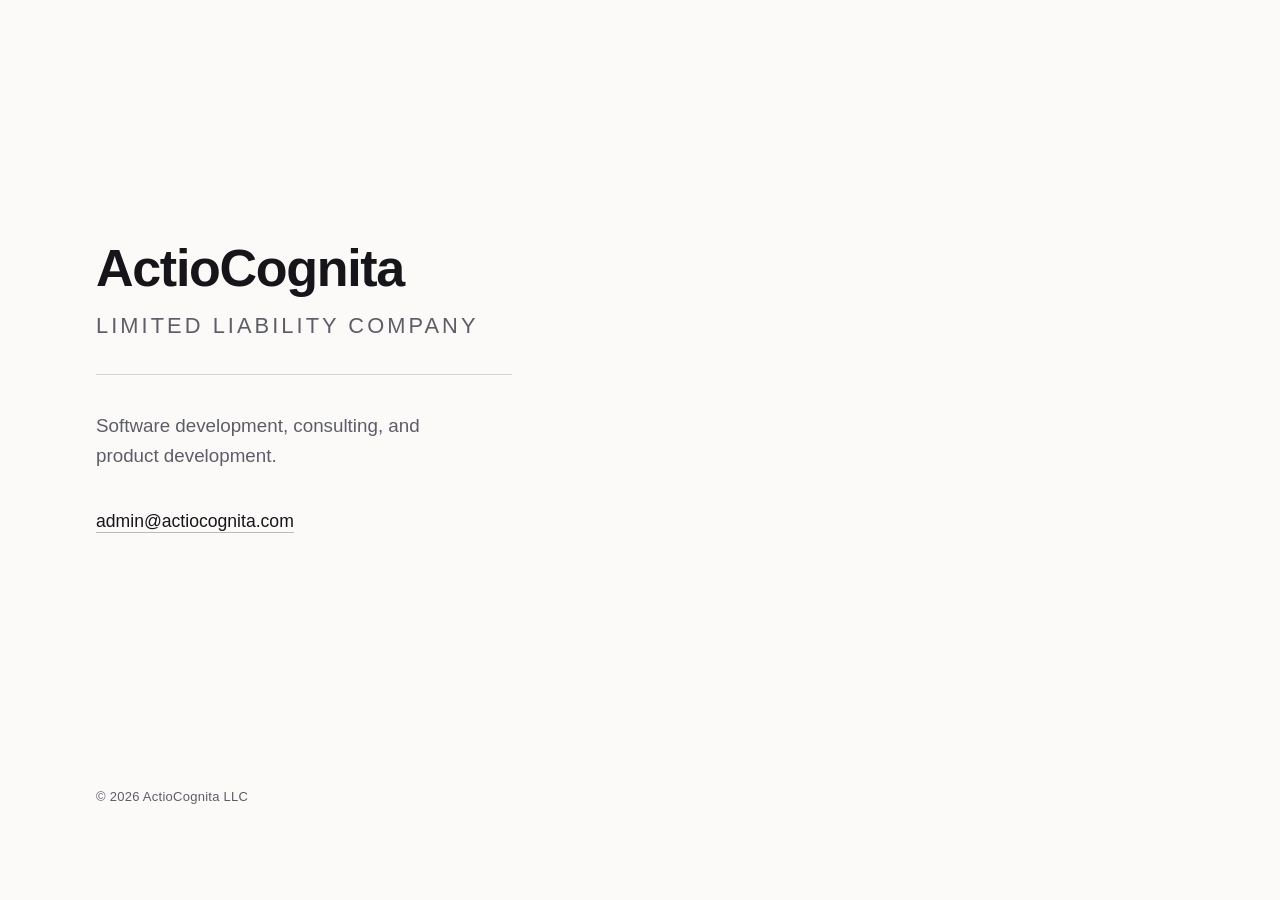
<file: index.html>
<!doctype html>
<html lang="en">
<head>
<meta charset="utf-8">
<meta name="viewport" content="width=device-width, initial-scale=1">
<title>ActioCognita LLC</title>
<meta name="description" content="ActioCognita LLC — software development, consulting, and product development.">
<meta name="color-scheme" content="light dark">
<meta property="og:title" content="ActioCognita LLC">
<meta property="og:description" content="Software development, consulting, and product development.">
<meta property="og:type" content="website">
<link rel="icon" href="data:image/svg+xml,<svg xmlns='http://www.w3.org/2000/svg' viewBox='0 0 32 32'><rect width='32' height='32' rx='6' fill='%23111111'/><path d='M9 22.5 16 9l7 13.5' fill='none' stroke='%23ffffff' stroke-width='2.2' stroke-linecap='round' stroke-linejoin='round'/></svg>">
<style>
  :root {
    --bg: #fbfaf8;
    --ink: #16161a;
    --muted: #5d5d68;
    --rule: #d8d5cf;
    --accent: #16161a;
  }

  @media (prefers-color-scheme: dark) {
    :root {
      --bg: #0e0e10;
      --ink: #f2f1ee;
      --muted: #9a9aa4;
      --rule: #2c2c31;
      --accent: #f2f1ee;
    }
  }

  * { box-sizing: border-box; }

  html { -webkit-text-size-adjust: 100%; }

  body {
    margin: 0;
    min-height: 100svh;
    display: grid;
    grid-template-rows: 1fr auto;
    background: var(--bg);
    color: var(--ink);
    font-family: ui-sans-serif, -apple-system, BlinkMacSystemFont, "Segoe UI", Inter, Helvetica, Arial, sans-serif;
    font-feature-settings: "kern" 1, "liga" 1;
    -webkit-font-smoothing: antialiased;
    text-rendering: optimizeLegibility;
  }

  main {
    display: flex;
    align-items: center;
    padding: clamp(2rem, 8vw, 6rem);
  }

  .block {
    max-width: 34rem;
  }

  h1 {
    margin: 0;
    font-size: clamp(2.1rem, 6.5vw, 3.25rem);
    font-weight: 600;
    letter-spacing: -0.025em;
    line-height: 1.05;
  }

  h1 .llc {
    font-weight: 400;
    font-size: 0.42em;
    letter-spacing: 0.14em;
    text-transform: uppercase;
    color: var(--muted);
    display: block;
    margin-top: 0.9em;
  }

  .lede {
    margin: clamp(1.5rem, 4vw, 2.25rem) 0 0;
    padding-top: clamp(1.5rem, 4vw, 2.25rem);
    border-top: 1px solid var(--rule);
    font-size: clamp(1.02rem, 2.4vw, 1.175rem);
    line-height: 1.6;
    color: var(--muted);
    max-width: 26rem;
    text-wrap: pretty;
  }

  .contact {
    margin-top: clamp(1.75rem, 4vw, 2.5rem);
  }

  .contact a {
    --line: color-mix(in srgb, var(--ink) 28%, transparent);
    color: var(--ink);
    font-size: clamp(1rem, 2.4vw, 1.1rem);
    text-decoration: none;
    background-image: linear-gradient(var(--line), var(--line));
    background-repeat: no-repeat;
    background-position: 0 100%;
    background-size: 100% 1px;
    padding-bottom: 2px;
    transition: background-size .25s ease, color .25s ease;
  }

  .contact a:hover,
  .contact a:focus-visible {
    --line: var(--ink);
    background-size: 100% 1px;
  }

  .contact a:focus-visible {
    outline: 2px solid var(--ink);
    outline-offset: 4px;
    border-radius: 2px;
  }

  footer {
    padding: clamp(1.25rem, 8vw, 6rem);
    padding-top: 0;
    font-size: 0.8125rem;
    letter-spacing: 0.02em;
    color: var(--muted);
  }

  @media (prefers-reduced-motion: reduce) {
    * { transition: none !important; }
  }
</style>
</head>
<body>
  <main>
    <div class="block">
      <h1>ActioCognita<span class="llc">Limited Liability Company</span></h1>

      <p class="lede">Software development, consulting, and product development.</p>

      <p class="contact">
        <a href="mailto:admin@actiocognita.com">admin@actiocognita.com</a>
      </p>
    </div>
  </main>

  <footer>&copy; 2026 ActioCognita LLC</footer>
</body>
</html>
</file>
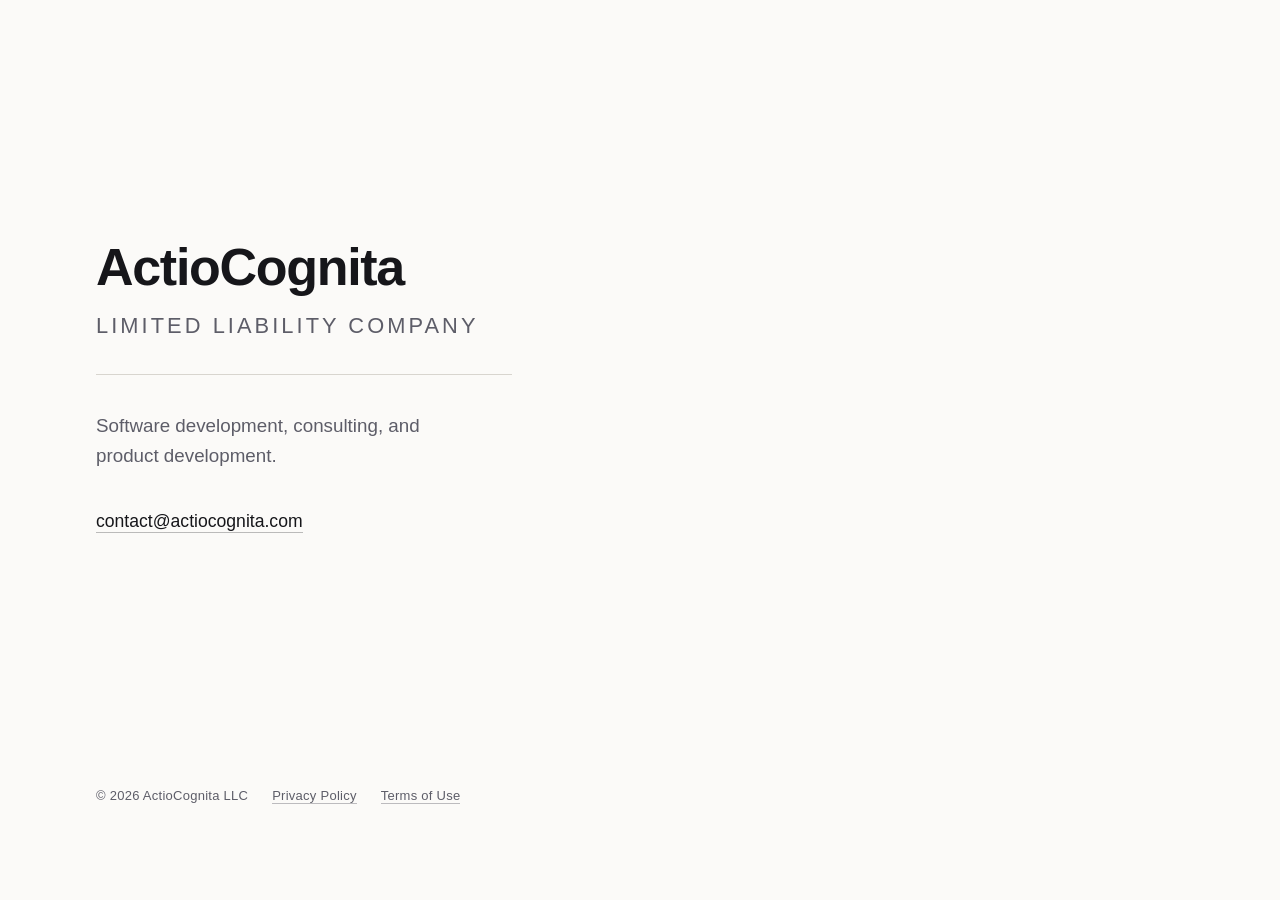
<file: public/index.html>
<!doctype html>
<html lang="en">
<head>
<meta charset="utf-8">
<meta name="viewport" content="width=device-width, initial-scale=1">
<title>ActioCognita LLC</title>
<meta name="description" content="ActioCognita LLC — software development, consulting, and product development.">
<meta name="color-scheme" content="light dark">
<meta property="og:title" content="ActioCognita LLC">
<meta property="og:description" content="Software development, consulting, and product development.">
<meta property="og:type" content="website">
<link rel="icon" href="data:image/svg+xml,<svg xmlns='http://www.w3.org/2000/svg' viewBox='0 0 32 32'><rect width='32' height='32' rx='6' fill='%23111111'/><path d='M9 22.5 16 9l7 13.5' fill='none' stroke='%23ffffff' stroke-width='2.2' stroke-linecap='round' stroke-linejoin='round'/></svg>">
<style>
  :root {
    --bg: #fbfaf8;
    --ink: #16161a;
    --muted: #5d5d68;
    --rule: #d8d5cf;
    --accent: #16161a;
  }

  @media (prefers-color-scheme: dark) {
    :root {
      --bg: #0e0e10;
      --ink: #f2f1ee;
      --muted: #9a9aa4;
      --rule: #2c2c31;
      --accent: #f2f1ee;
    }
  }

  * { box-sizing: border-box; }

  html { -webkit-text-size-adjust: 100%; }

  body {
    margin: 0;
    min-height: 100svh;
    display: grid;
    grid-template-rows: 1fr auto;
    background: var(--bg);
    color: var(--ink);
    font-family: ui-sans-serif, -apple-system, BlinkMacSystemFont, "Segoe UI", Inter, Helvetica, Arial, sans-serif;
    font-feature-settings: "kern" 1, "liga" 1;
    -webkit-font-smoothing: antialiased;
    text-rendering: optimizeLegibility;
  }

  main {
    display: flex;
    align-items: center;
    padding: clamp(2rem, 8vw, 6rem);
  }

  .block {
    max-width: 34rem;
  }

  h1 {
    margin: 0;
    font-size: clamp(2.1rem, 6.5vw, 3.25rem);
    font-weight: 600;
    letter-spacing: -0.025em;
    line-height: 1.05;
  }

  h1 .llc {
    font-weight: 400;
    font-size: 0.42em;
    letter-spacing: 0.14em;
    text-transform: uppercase;
    color: var(--muted);
    display: block;
    margin-top: 0.9em;
  }

  .lede {
    margin: clamp(1.5rem, 4vw, 2.25rem) 0 0;
    padding-top: clamp(1.5rem, 4vw, 2.25rem);
    border-top: 1px solid var(--rule);
    font-size: clamp(1.02rem, 2.4vw, 1.175rem);
    line-height: 1.6;
    color: var(--muted);
    max-width: 26rem;
    text-wrap: pretty;
  }

  .contact {
    margin-top: clamp(1.75rem, 4vw, 2.5rem);
  }

  .contact a {
    --line: color-mix(in srgb, var(--ink) 28%, transparent);
    color: var(--ink);
    font-size: clamp(1rem, 2.4vw, 1.1rem);
    text-decoration: none;
    background-image: linear-gradient(var(--line), var(--line));
    background-repeat: no-repeat;
    background-position: 0 100%;
    background-size: 100% 1px;
    padding-bottom: 2px;
    transition: background-size .25s ease, color .25s ease;
  }

  .contact a:hover,
  .contact a:focus-visible {
    --line: var(--ink);
    background-size: 100% 1px;
  }

  .contact a:focus-visible {
    outline: 2px solid var(--ink);
    outline-offset: 4px;
    border-radius: 2px;
  }

  footer {
    padding: clamp(1.25rem, 8vw, 6rem);
    padding-top: 0;
    font-size: 0.8125rem;
    letter-spacing: 0.02em;
    color: var(--muted);
    display: flex;
    flex-wrap: wrap;
    gap: 0.5rem 1.5rem;
  }

  footer a {
    color: var(--muted);
    text-decoration: none;
    border-bottom: 1px solid color-mix(in srgb, var(--muted) 40%, transparent);
  }

  footer a:hover,
  footer a:focus-visible {
    color: var(--ink);
    border-bottom-color: var(--ink);
  }

  @media (prefers-reduced-motion: reduce) {
    * { transition: none !important; }
  }
</style>
</head>
<body>
  <main>
    <div class="block">
      <h1>ActioCognita<span class="llc">Limited Liability Company</span></h1>

      <p class="lede">Software development, consulting, and product development.</p>

      <p class="contact">
        <a href="mailto:contact@actiocognita.com">contact@actiocognita.com</a>
      </p>
    </div>
  </main>

  <footer>
    <span>&copy; 2026 ActioCognita LLC</span>
    <a href="/privacy">Privacy Policy</a>
    <a href="/terms">Terms of Use</a>
  </footer>
</body>
</html>
</file>
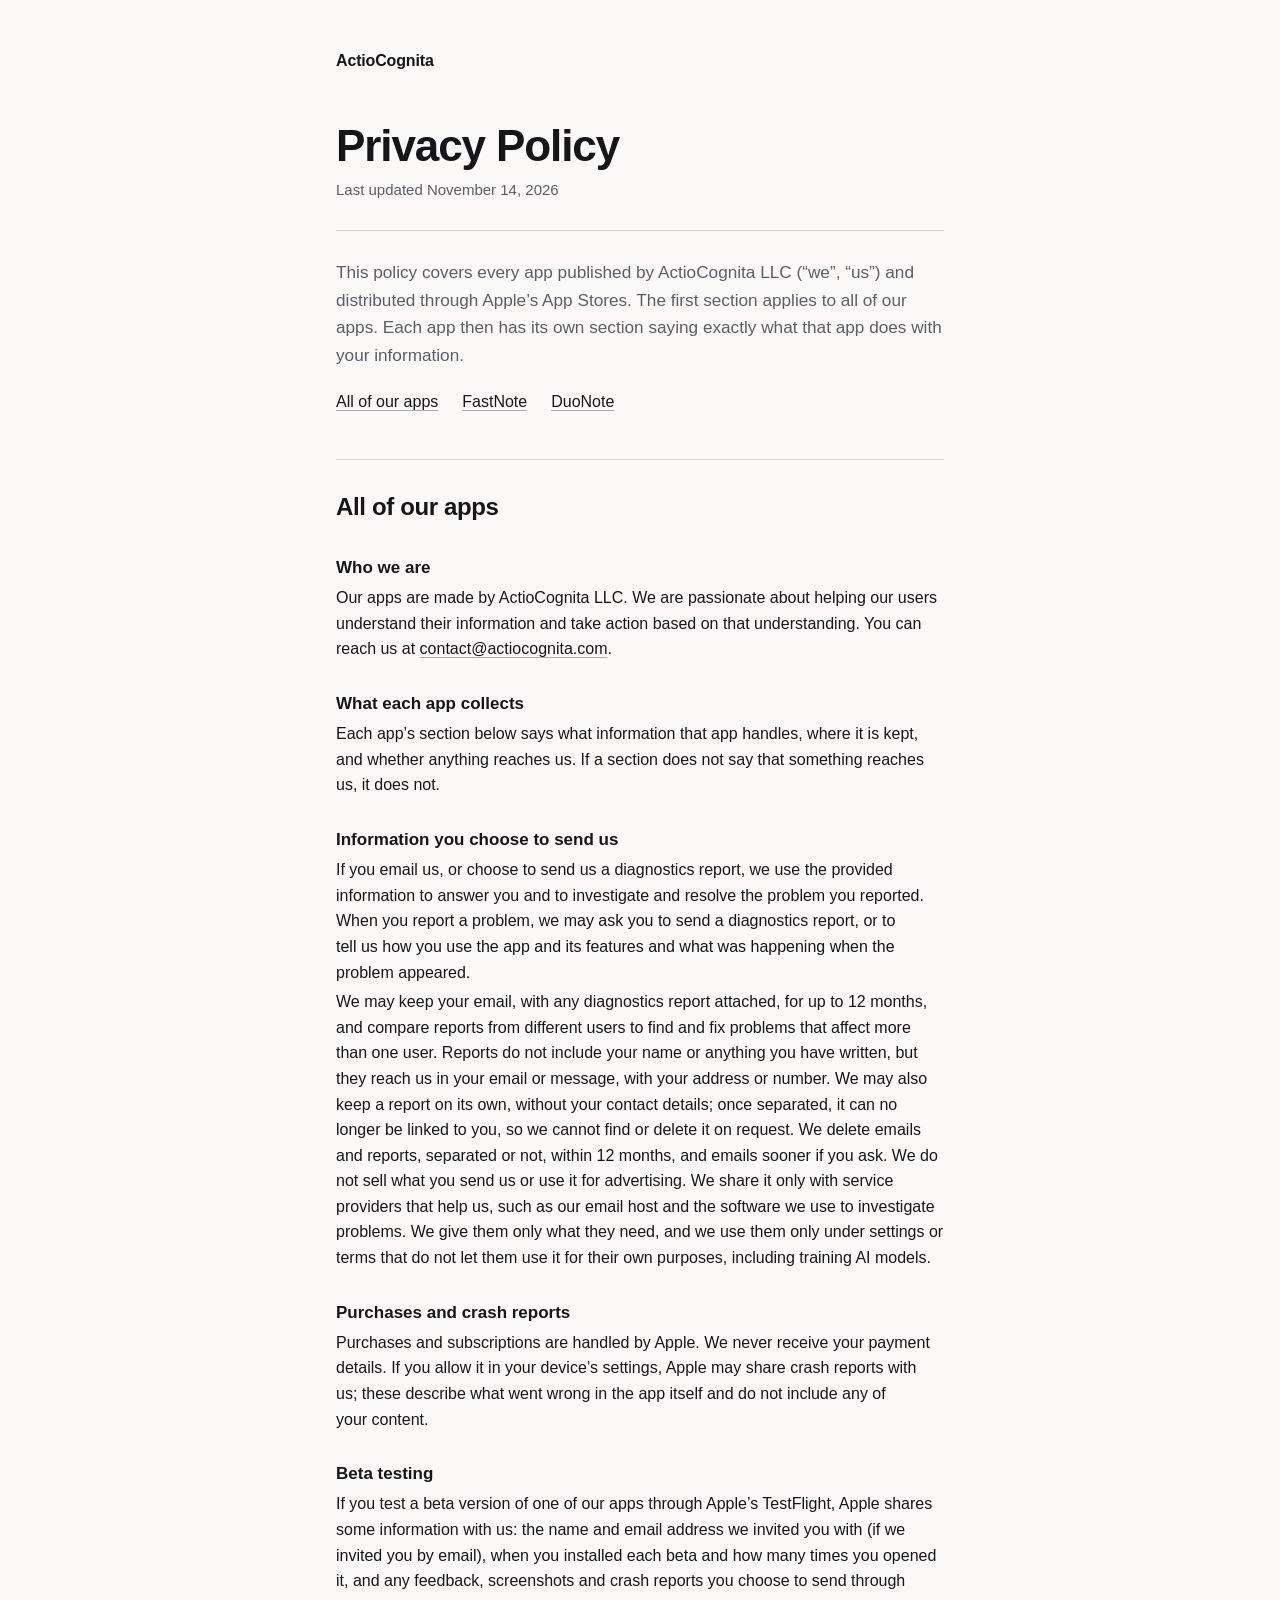
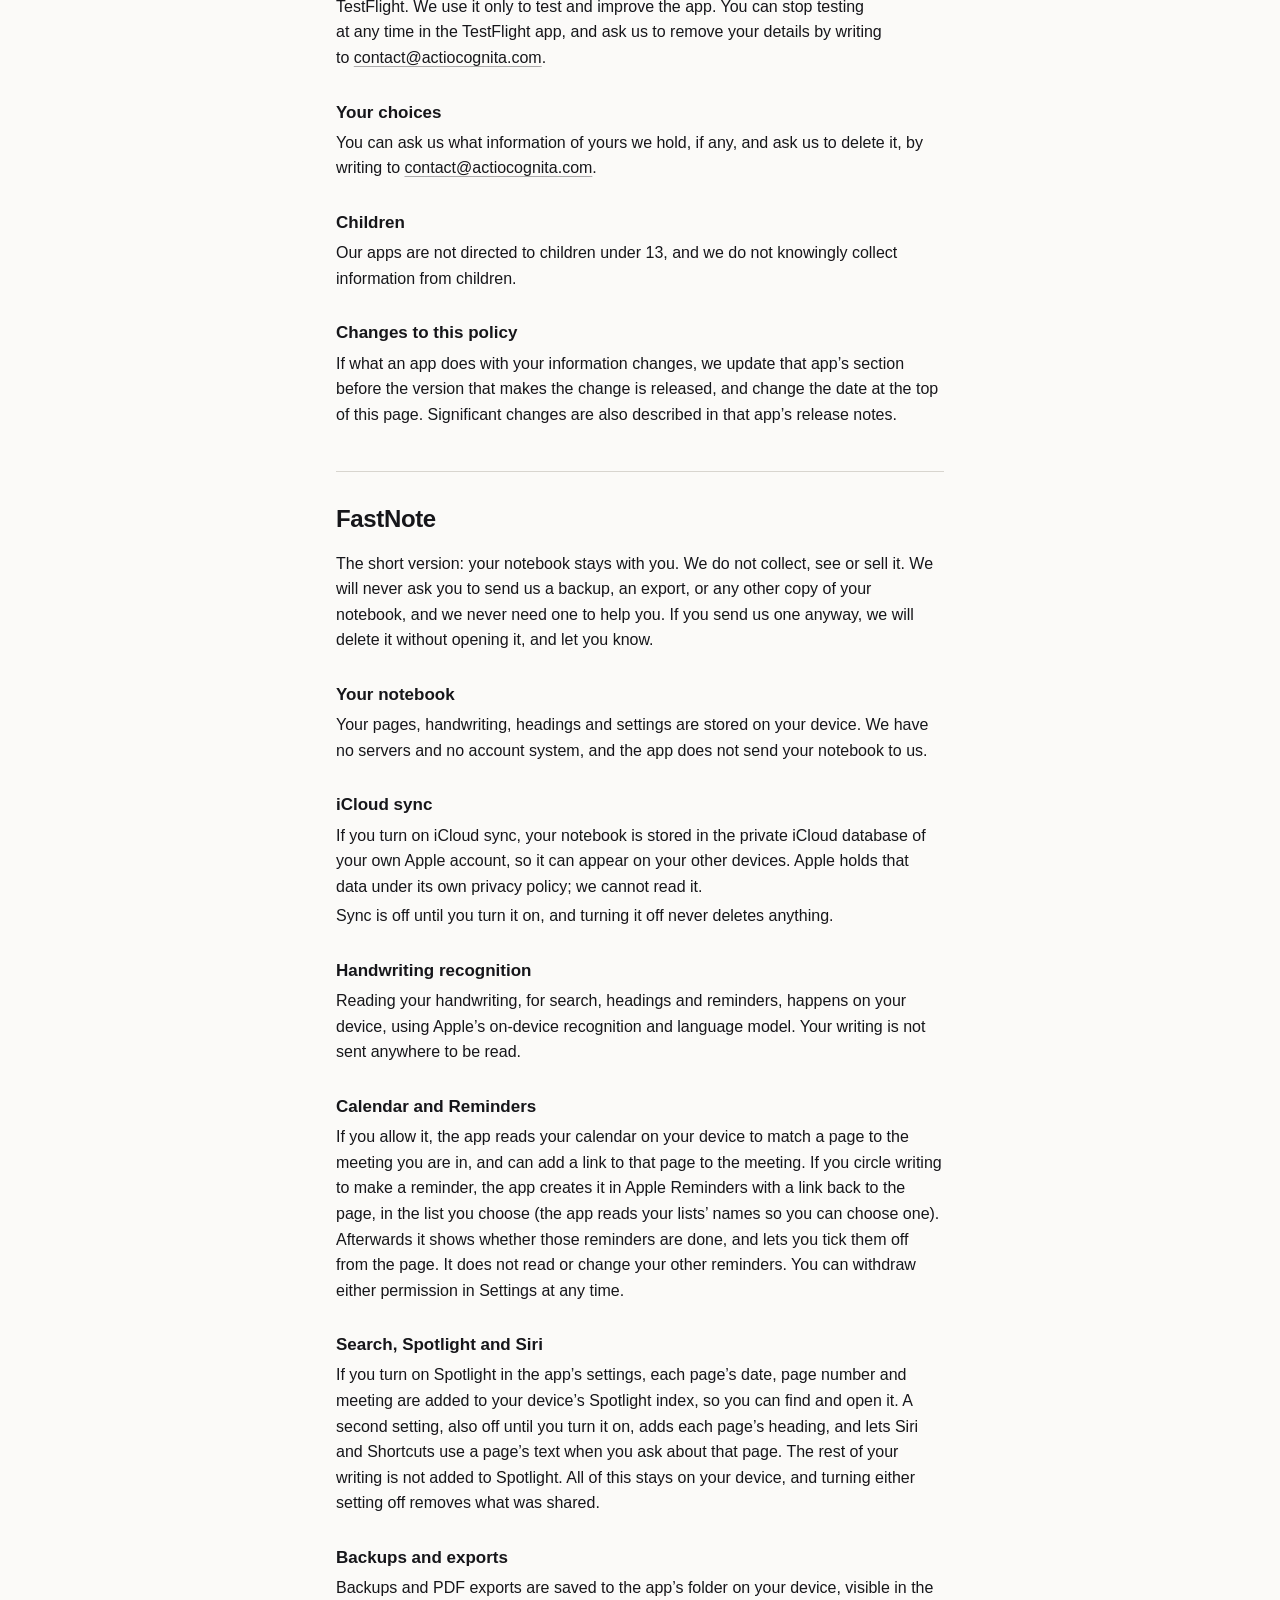
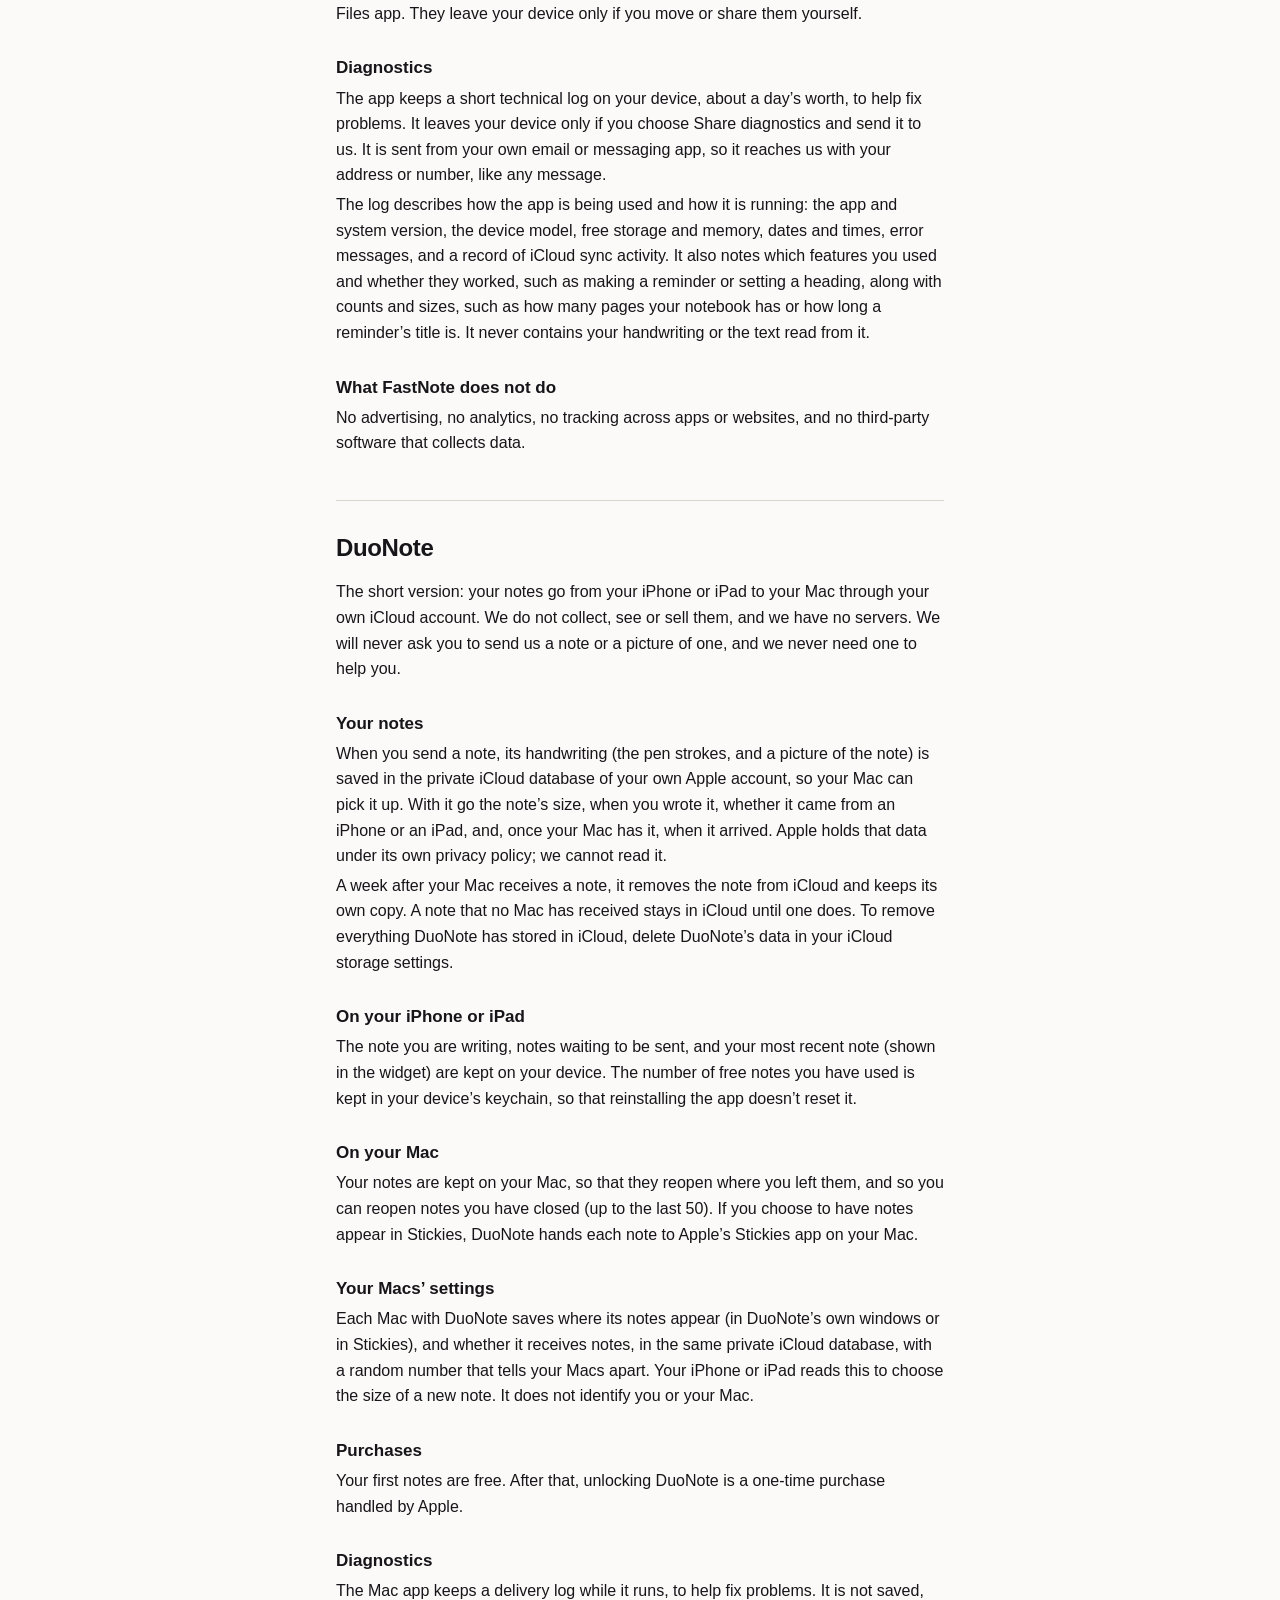
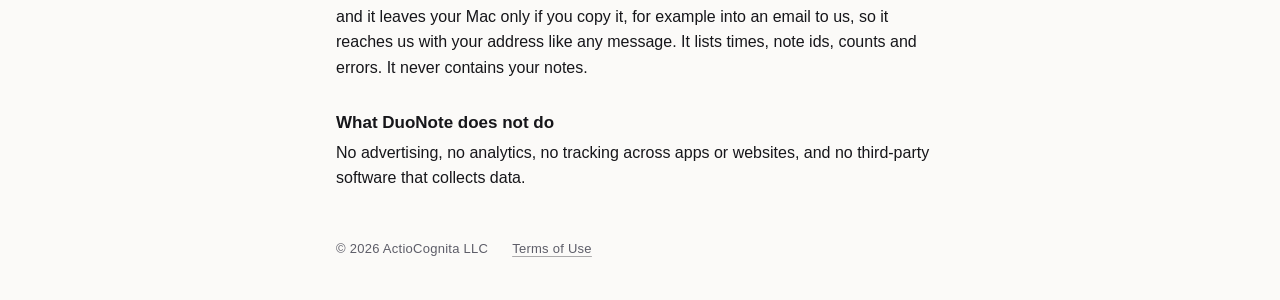
<file: public/privacy.html>
<!doctype html>
<html lang="en">
<head>
<meta charset="utf-8">
<meta name="viewport" content="width=device-width, initial-scale=1">
<title>Privacy Policy · ActioCognita LLC</title>
<meta name="description" content="How ActioCognita LLC's apps handle your information.">
<meta name="color-scheme" content="light dark">
<link rel="icon" href="data:image/svg+xml,<svg xmlns='http://www.w3.org/2000/svg' viewBox='0 0 32 32'><rect width='32' height='32' rx='6' fill='%23111111'/><path d='M9 22.5 16 9l7 13.5' fill='none' stroke='%23ffffff' stroke-width='2.2' stroke-linecap='round' stroke-linejoin='round'/></svg>">
<link rel="stylesheet" href="legal.css">
</head>
<body>
  <header><a class="home" href="/">ActioCognita</a></header>
  <main>
    <h1>Privacy Policy</h1>
    <p class="updated">Last updated November 14, 2026</p>

    <p class="lede">This policy covers every app published by ActioCognita LLC (“we”, “us”) and distributed through
    Apple’s App Stores. The first section applies to all of our apps. Each app then has its own section saying
    exactly what that app does with your information.</p>

    <nav class="toc" aria-label="On this page">
      <a href="#all-apps">All of our apps</a>
      <a href="#fastnote">FastNote</a>
      <a href="#duonote">DuoNote</a>
    </nav>

    <section id="all-apps">
      <h2>All of our apps</h2>

      <h3>Who we are</h3>
      <p>Our apps are made by ActioCognita LLC. We are passionate about helping our users understand their
      information and take action based on that understanding. You can reach us at
      <a href="mailto:contact@actiocognita.com">contact@actiocognita.com</a>.</p>

      <h3>What each app collects</h3>
      <p>Each app’s section below says what information that app handles, where it is kept, and whether anything
      reaches us. If a section does not say that something reaches us, it does not.</p>

      <h3>Information you choose to send us</h3>
      <p>If you email us, or choose to send us a diagnostics report, we use the provided information to answer you
      and to investigate and resolve the problem you reported. When you report a problem, we may ask you to send a
      diagnostics report, or to tell us how you use the app and its features and what was happening when the problem
      appeared.</p>

      <p>We may keep your email, with any diagnostics report attached, for up to 12 months, and compare reports from
      different users to find and fix problems that affect more than one user. Reports do not include your name or
      anything you have written, but they reach us in your email or message, with your address or number. We may also
      keep a report on its own, without your contact details; once separated, it can no longer be linked to you, so
      we cannot find or delete it on request. We delete emails and reports, separated or not, within 12 months, and
      emails sooner if you ask. We do not sell what you send us or use it for advertising. We share it only with
      service providers that help us, such as our email host and the software we use to investigate problems. We give
      them only what they need, and we use them only under settings or terms that do not let them use it for their
      own purposes, including training AI models.</p>

      <h3>Purchases and crash reports</h3>
      <p>Purchases and subscriptions are handled by Apple. We never receive your payment details. If you allow it in
      your device’s settings, Apple may share crash reports with us; these describe what went wrong in the app itself
      and do not include any of your content.</p>

      <h3>Beta testing</h3>
      <p>If you test a beta version of one of our apps through Apple’s TestFlight, Apple shares some information with
      us: the name and email address we invited you with (if we invited you by email), when you installed each beta
      and how many times you opened it, and any feedback, screenshots and crash reports you choose to send through
      TestFlight. We use it only to test and improve the app. You can stop testing at any time in the TestFlight app,
      and ask us to remove your details by writing to
      <a href="mailto:contact@actiocognita.com">contact@actiocognita.com</a>.</p>

      <h3>Your choices</h3>
      <p>You can ask us what information of yours we hold, if any, and ask us to delete it, by writing to
      <a href="mailto:contact@actiocognita.com">contact@actiocognita.com</a>.</p>

      <h3>Children</h3>
      <p>Our apps are not directed to children under 13, and we do not knowingly collect information from
      children.</p>

      <h3>Changes to this policy</h3>
      <p>If what an app does with your information changes, we update that app’s section before the version that
      makes the change is released, and change the date at the top of this page. Significant changes are also
      described in that app’s release notes.</p>
    </section>

    <section id="fastnote">
      <h2>FastNote</h2>

      <p class="short">The short version: your notebook stays with you. We do not collect, see or sell it. We will
      never ask you to send us a backup, an export, or any other copy of your notebook, and we never need one to help
      you. If you send us one anyway, we will delete it without opening it, and let you know.</p>

      <h3>Your notebook</h3>
      <p>Your pages, handwriting, headings and settings are stored on your device. We have no servers and no account
      system, and the app does not send your notebook to us.</p>

      <h3>iCloud sync</h3>
      <p>If you turn on iCloud sync, your notebook is stored in the private iCloud database of your own Apple
      account, so it can appear on your other devices. Apple holds that data under its own privacy policy; we cannot
      read it.</p>

      <p>Sync is off until you turn it on, and turning it off never deletes anything.</p>

      <h3>Handwriting recognition</h3>
      <p>Reading your handwriting, for search, headings and reminders, happens on your device, using Apple’s
      on-device recognition and language model. Your writing is not sent anywhere to be read.</p>

      <h3>Calendar and Reminders</h3>
      <p>If you allow it, the app reads your calendar on your device to match a page to the meeting you are in, and
      can add a link to that page to the meeting. If you circle writing to make a reminder, the app creates it in
      Apple Reminders with a link back to the page, in the list you choose (the app reads your lists’ names so you
      can choose one). Afterwards it shows whether those reminders are done, and lets you tick them off from the
      page. It does not read or change your other reminders. You can withdraw either permission in Settings at any
      time.</p>

      <h3>Search, Spotlight and Siri</h3>
      <p>If you turn on Spotlight in the app’s settings, each page’s date, page number and meeting are added to your
      device’s Spotlight index, so you can find and open it. A second setting, also off until you turn it on, adds
      each page’s heading, and lets Siri and Shortcuts use a page’s text when you ask about that page. The rest of
      your writing is not added to Spotlight. All of this stays on your device, and turning either setting off
      removes what was shared.</p>

      <h3>Backups and exports</h3>
      <p>Backups and PDF exports are saved to the app’s folder on your device, visible in the Files app. They leave
      your device only if you move or share them yourself.</p>

      <h3>Diagnostics</h3>
      <p>The app keeps a short technical log on your device, about a day’s worth, to help fix problems. It leaves
      your device only if you choose Share diagnostics and send it to us. It is sent from your own email or messaging
      app, so it reaches us with your address or number, like any message.</p>

      <p>The log describes how the app is being used and how it is running: the app and system version, the device
      model, free storage and memory, dates and times, error messages, and a record of iCloud sync activity. It also
      notes which features you used and whether they worked, such as making a reminder or setting a heading, along
      with counts and sizes, such as how many pages your notebook has or how long a reminder’s title is. It never
      contains your handwriting or the text read from it.</p>

      <h3>What FastNote does not do</h3>
      <p>No advertising, no analytics, no tracking across apps or websites, and no third-party software that collects
      data.</p>
    </section>

    <section id="duonote">
      <h2>DuoNote</h2>

      <p class="short">The short version: your notes go from your iPhone or iPad to your Mac through your own iCloud
      account. We do not collect, see or sell them, and we have no servers. We will never ask you to send us a note or
      a picture of one, and we never need one to help you.</p>

      <h3>Your notes</h3>
      <p>When you send a note, its handwriting (the pen strokes, and a picture of the note) is saved in the private
      iCloud database of your own Apple account, so your Mac can pick it up. With it go the note’s size, when you wrote
      it, whether it came from an iPhone or an iPad, and, once your Mac has it, when it arrived. Apple holds that data
      under its own privacy policy; we cannot read it.</p>

      <p>A week after your Mac receives a note, it removes the note from iCloud and keeps its own copy. A note that no
      Mac has received stays in iCloud until one does. To remove everything DuoNote has stored in iCloud, delete
      DuoNote’s data in your iCloud storage settings.</p>

      <h3>On your iPhone or iPad</h3>
      <p>The note you are writing, notes waiting to be sent, and your most recent note (shown in the widget) are kept
      on your device. The number of free notes you have used is kept in your device’s keychain, so that reinstalling
      the app doesn’t reset it.</p>

      <h3>On your Mac</h3>
      <p>Your notes are kept on your Mac, so that they reopen where you left them, and so you can reopen notes you
      have closed (up to the last 50). If you choose to have notes appear in Stickies, DuoNote hands each note to
      Apple’s Stickies app on your Mac.</p>

      <h3>Your Macs’ settings</h3>
      <p>Each Mac with DuoNote saves where its notes appear (in DuoNote’s own windows or in Stickies), and whether it
      receives notes, in the same private iCloud database, with a random number that tells your Macs apart. Your
      iPhone or iPad reads this to choose the size of a new note. It does not identify you or your Mac.</p>

      <h3>Purchases</h3>
      <p>Your first notes are free. After that, unlocking DuoNote is a one-time purchase handled by Apple.</p>

      <h3>Diagnostics</h3>
      <p>The Mac app keeps a delivery log while it runs, to help fix problems. It is not saved, and it leaves your Mac
      only if you copy it, for example into an email to us, so it reaches us with your address like any message. It
      lists times, note ids, counts and errors. It never contains your notes.</p>

      <h3>What DuoNote does not do</h3>
      <p>No advertising, no analytics, no tracking across apps or websites, and no third-party software that collects
      data.</p>
    </section>
  </main>
  <footer>
    <span>&copy; 2026 ActioCognita LLC</span>
    <a href="/terms">Terms of Use</a>
  </footer>
</body>
</html>
</file>
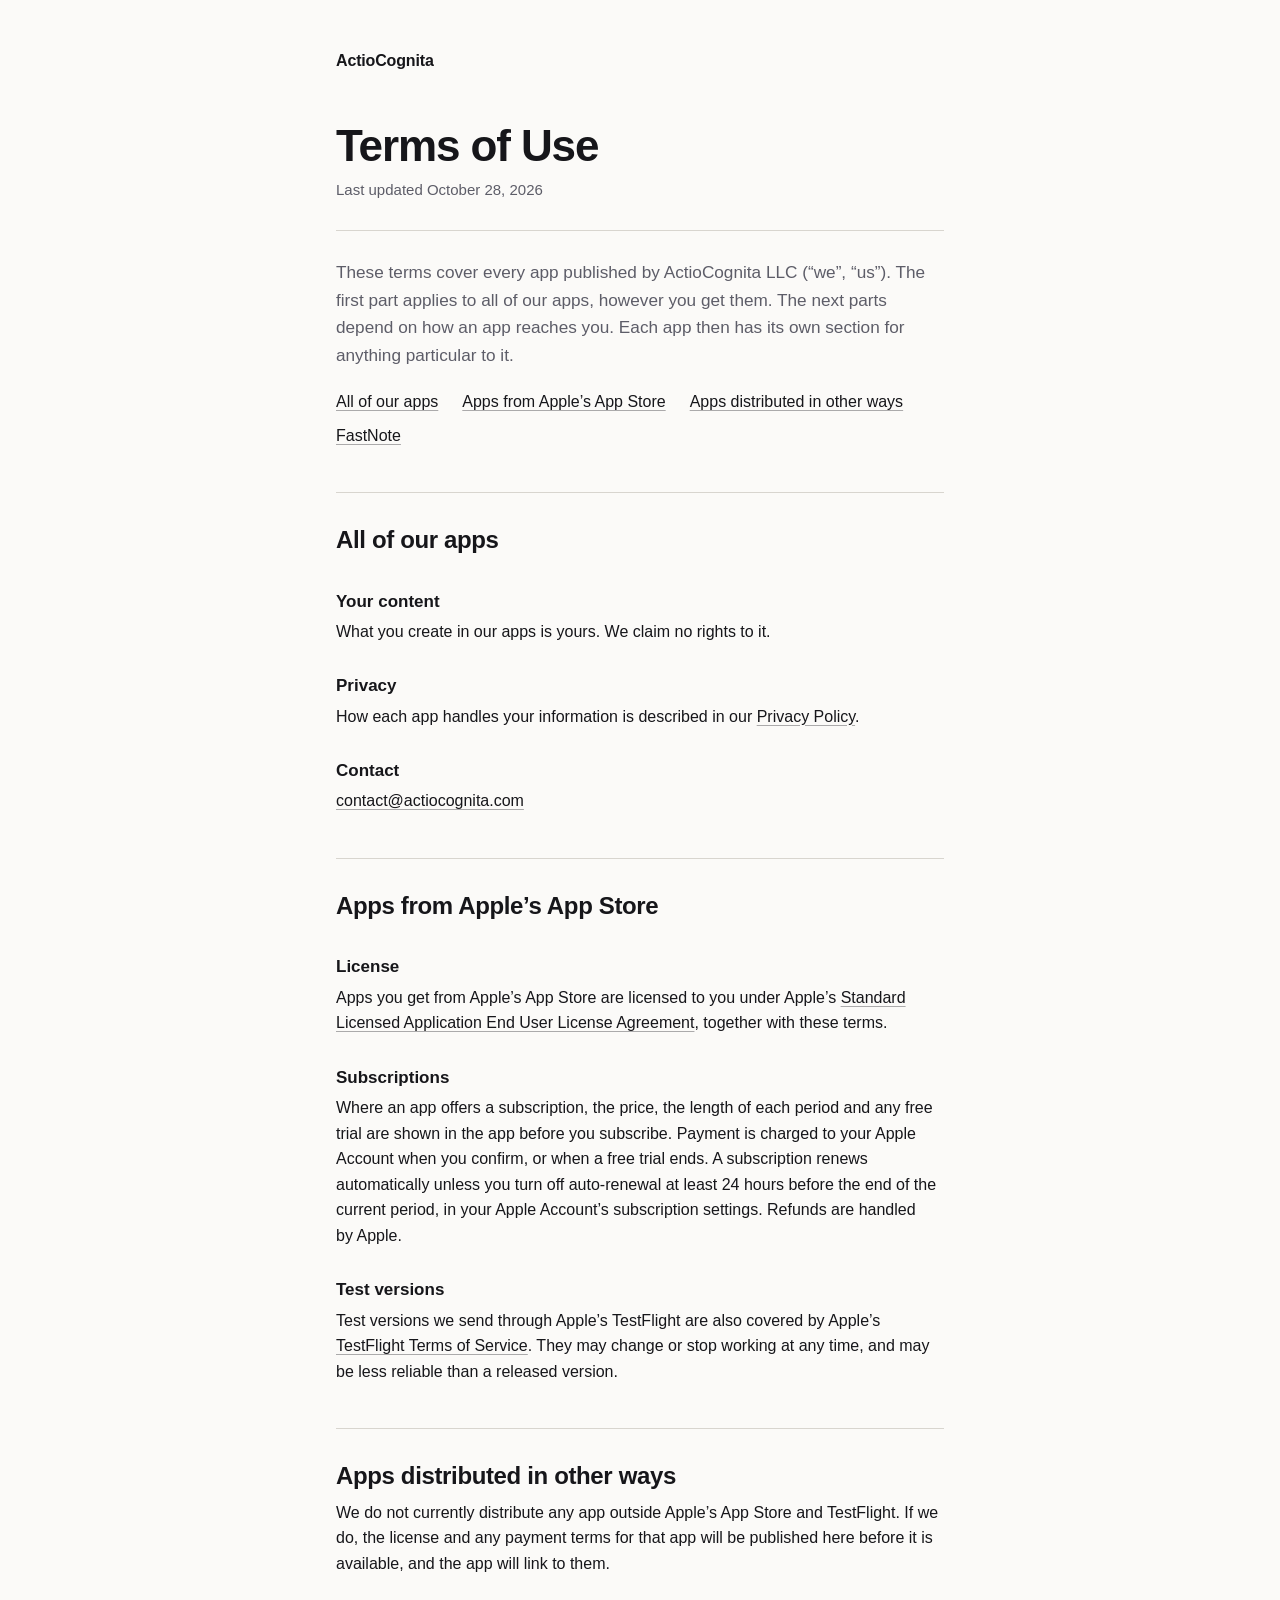
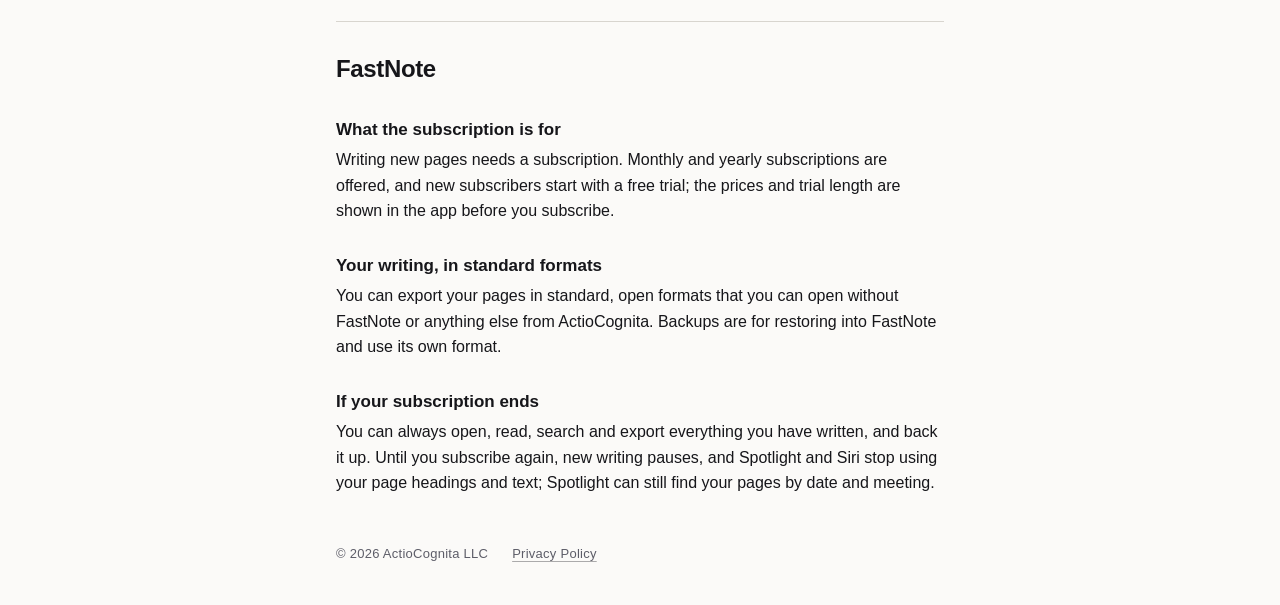
<file: public/terms.html>
<!doctype html>
<html lang="en">
<head>
<meta charset="utf-8">
<meta name="viewport" content="width=device-width, initial-scale=1">
<title>Terms of Use · ActioCognita LLC</title>
<meta name="description" content="The terms for using ActioCognita LLC's apps.">
<meta name="color-scheme" content="light dark">
<link rel="icon" href="data:image/svg+xml,<svg xmlns='http://www.w3.org/2000/svg' viewBox='0 0 32 32'><rect width='32' height='32' rx='6' fill='%23111111'/><path d='M9 22.5 16 9l7 13.5' fill='none' stroke='%23ffffff' stroke-width='2.2' stroke-linecap='round' stroke-linejoin='round'/></svg>">
<link rel="stylesheet" href="legal.css">
</head>
<body>
  <header><a class="home" href="/">ActioCognita</a></header>
  <main>
    <h1>Terms of Use</h1>
    <p class="updated">Last updated October 28, 2026</p>

    <p class="lede">These terms cover every app published by ActioCognita LLC (“we”, “us”). The first part applies to
    all of our apps, however you get them. The next parts depend on how an app reaches you. Each app then has its own
    section for anything particular to it.</p>

    <nav class="toc" aria-label="On this page">
      <a href="#all-apps">All of our apps</a>
      <a href="#app-store">Apps from Apple’s App Store</a>
      <a href="#other-ways">Apps distributed in other ways</a>
      <a href="#fastnote">FastNote</a>
    </nav>

    <section id="all-apps">
      <h2>All of our apps</h2>

      <h3>Your content</h3>
      <p>What you create in our apps is yours. We claim no rights to it.</p>

      <h3>Privacy</h3>
      <p>How each app handles your information is described in our <a href="/privacy">Privacy Policy</a>.</p>

      <h3>Contact</h3>
      <p><a href="mailto:contact@actiocognita.com">contact@actiocognita.com</a></p>
    </section>

    <section id="app-store">
      <h2>Apps from Apple’s App Store</h2>

      <h3>License</h3>
      <p>Apps you get from Apple’s App Store are licensed to you under Apple’s
      <a href="https://www.apple.com/legal/internet-services/itunes/dev/stdeula/">Standard Licensed Application End User License Agreement</a>,
      together with these terms.</p>

      <h3>Subscriptions</h3>
      <p>Where an app offers a subscription, the price, the length of each period and any free trial are shown in the
      app before you subscribe. Payment is charged to your Apple Account when you confirm, or when a free trial ends.
      A subscription renews automatically unless you turn off auto-renewal at least 24 hours before the end of the
      current period, in your Apple Account’s subscription settings. Refunds are handled by Apple.</p>

      <h3>Test versions</h3>
      <p>Test versions we send through Apple’s TestFlight are also covered by Apple’s
      <a href="https://www.apple.com/legal/internet-services/itunes/testflight/">TestFlight Terms of Service</a>.
      They may change or stop working at any time, and may be less reliable than a released version.</p>
    </section>

    <section id="other-ways">
      <h2>Apps distributed in other ways</h2>

      <p>We do not currently distribute any app outside Apple’s App Store and TestFlight. If we do, the license and
      any payment terms for that app will be published here before it is available, and the app will link to
      them.</p>
    </section>

    <section id="fastnote">
      <h2>FastNote</h2>

      <h3>What the subscription is for</h3>
      <p>Writing new pages needs a subscription. Monthly and yearly subscriptions are offered, and new subscribers
      start with a free trial; the prices and trial length are shown in the app before you subscribe.</p>

      <h3>Your writing, in standard formats</h3>
      <p>You can export your pages in standard, open formats that you can open without FastNote or anything else from
      ActioCognita. Backups are for restoring into FastNote and use its own format.</p>

      <h3>If your subscription ends</h3>
      <p>You can always open, read, search and export everything you have written, and back it up. Until you
      subscribe again, new writing pauses, and Spotlight and Siri stop using your page headings and text; Spotlight
      can still find your pages by date and meeting.</p>
    </section>
  </main>
  <footer>
    <span>&copy; 2026 ActioCognita LLC</span>
    <a href="/privacy">Privacy Policy</a>
  </footer>
</body>
</html>
</file>
<file: public/legal.css>
/* The Privacy Policy and Terms pages. Same colours and type as index.html. */
:root {
  --bg: #fbfaf8;
  --ink: #16161a;
  --muted: #5d5d68;
  --rule: #d8d5cf;
}

@media (prefers-color-scheme: dark) {
  :root {
    --bg: #0e0e10;
    --ink: #f2f1ee;
    --muted: #9a9aa4;
    --rule: #2c2c31;
  }
}

* { box-sizing: border-box; }

html { -webkit-text-size-adjust: 100%; }

body {
  margin: 0;
  background: var(--bg);
  color: var(--ink);
  font-family: ui-sans-serif, -apple-system, BlinkMacSystemFont, "Segoe UI", Inter, Helvetica, Arial, sans-serif;
  font-feature-settings: "kern" 1, "liga" 1;
  -webkit-font-smoothing: antialiased;
  text-rendering: optimizeLegibility;
  line-height: 1.6;
}

header, main, footer {
  max-width: 40rem;
  margin: 0 auto;
  padding-left: 16px;
  padding-right: 16px;
}

header { padding-top: clamp(1.5rem, 5vw, 3rem); }

.home {
  color: var(--ink);
  font-weight: 600;
  letter-spacing: -0.01em;
  text-decoration: none;
}

main { padding-top: clamp(1.5rem, 5vw, 3rem); padding-bottom: 3rem; }

h1 {
  margin: 0;
  font-size: clamp(2rem, 6vw, 2.75rem);
  font-weight: 600;
  letter-spacing: -0.025em;
  line-height: 1.1;
}

.updated { margin: 0.5rem 0 0; color: var(--muted); font-size: 0.9375rem; }

.lede {
  margin: 1.75rem 0 0;
  padding-top: 1.75rem;
  border-top: 1px solid var(--rule);
  font-size: 1.075rem;
  color: var(--muted);
  text-wrap: pretty;
}

.toc { display: flex; flex-wrap: wrap; gap: 0.5rem 1.5rem; margin-top: 1.25rem; }

section { margin-top: 2.75rem; padding-top: 1.75rem; border-top: 1px solid var(--rule); }

h2 { margin: 0; font-size: 1.5rem; font-weight: 600; letter-spacing: -0.015em; }

h3 { margin: 1.75rem 0 0.25rem; font-size: 1.0625rem; font-weight: 600; }

p { margin: 0.25rem 0 0; text-wrap: pretty; }

.short { margin-top: 0.75rem; font-weight: 500; }

a { color: var(--ink); text-decoration-color: color-mix(in srgb, var(--ink) 35%, transparent); text-underline-offset: 3px; }

a:hover, a:focus-visible { text-decoration-color: var(--ink); }

a:focus-visible { outline: 2px solid var(--ink); outline-offset: 3px; border-radius: 2px; }

footer {
  display: flex;
  flex-wrap: wrap;
  gap: 0.5rem 1.5rem;
  padding-bottom: 2.5rem;
  font-size: 0.8125rem;
  letter-spacing: 0.02em;
  color: var(--muted);
}

footer a { color: var(--muted); }
</file>
